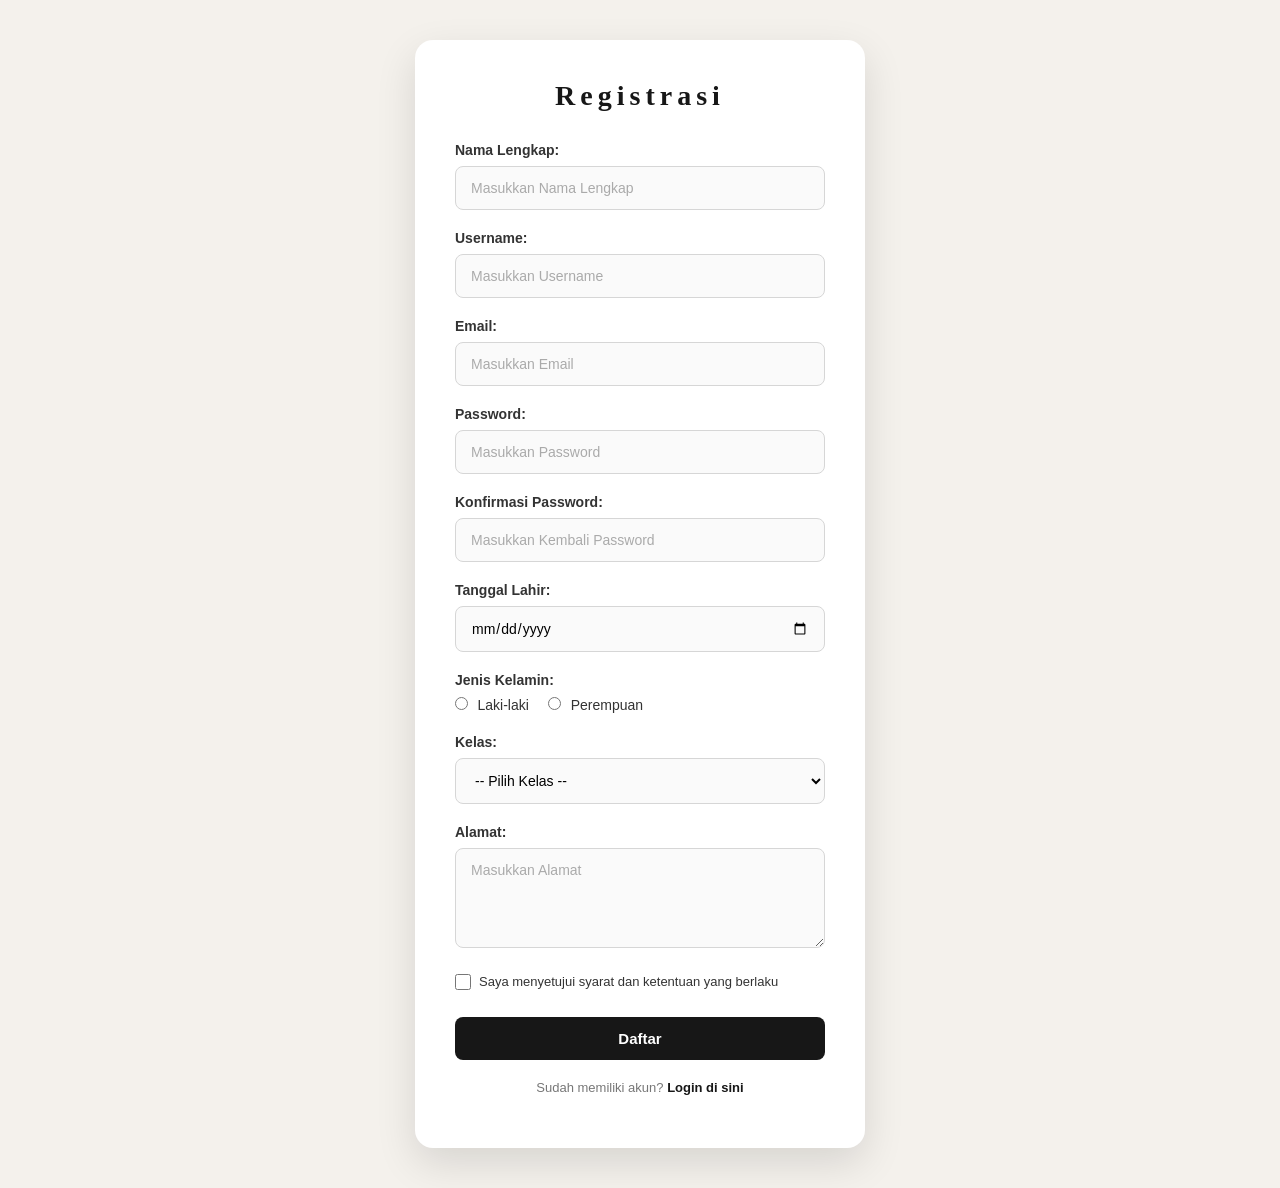
<file: register.html>
<!DOCTYPE html>
<html lang="en">

<head>
    <meta charset="UTF-8">
    <meta name="viewport" content="width=device-width, initial-scale=1.0">
    <title>Register</title>
    <link rel="stylesheet" href="style.css">
</head>

<body>

    <div class="register-container">

        <h1>Registrasi</h1>

        <form action="#">

            <label for="nama">Nama Lengkap:</label>
            <input type="text" name="nama" id="nama" placeholder="Masukkan Nama Lengkap" required>

            <label for="username">Username:</label>
            <input type="text" name="username" id="username" placeholder="Masukkan Username" required>

            <label for="email">Email:</label>
            <input type="email" id="email" name="email" placeholder="Masukkan Email" required>

            <label for="password">Password:</label>
            <input type="password" id="password" name="password" placeholder="Masukkan Password" required>

            <label for="konfirmasi-password">Konfirmasi Password:</label>
            <input type="password" id="konfirmasi-password" name="konfirmasi-password"
                placeholder="Masukkan Kembali Password">

            <label for="tanggal-lahir">Tanggal Lahir:</label>
            <input type="date" id="tanggal-lahir" name="tanggal-lahir">

            <label>Jenis Kelamin:</label>

            <div class="radio-group">
                <input type="radio" id="laki-laki" name="jenis-kelamin" value="Laki-laki">
                <label for="laki-laki">Laki-laki</label>

                <input type="radio" id="perempuan" name="jenis-kelamin" value="Perempuan">
                <label for="perempuan">Perempuan</label>
            </div>

            <label for="kelas">Kelas:</label>

            <select id="kelas" name="kelas">
                <option value="" disabled selected>
                    -- Pilih Kelas --
                </option>
                <option value="XI PPLG 1">XI PPLG 1</option>
                <option value="XI PPLG 2">XI PPLG 2</option>
                <option value="XI PPLG 3">XI PPLG 3</option>
            </select>

            <label for="alamat">Alamat:</label>

            <textarea id="alamat" name="alamat" placeholder="Masukkan Alamat"></textarea>

            <div class="persetujuan">
                <input type="checkbox" id="setuju" name="setuju">

                <label for="setuju">
                    Saya menyetujui syarat dan ketentuan yang berlaku
                </label>
            </div>

            <button type="button" onclick="cekRegister()">Daftar</button>

            <p class="register">
                Sudah memiliki akun?
                <a href="index.html">Login di sini</a>
            </p>

        </form>

    </div>
    <script src="script.js"></script>
</body>

</html>
</file>
<file: style.css>
/* Mengatur seluruh elemen */
* {
    box-sizing: border-box;
}

/* Tampilan halaman */
body {
    margin: 0;
    padding: 40px 20px;
    min-height: 100vh;

    display: flex;
    justify-content: center;
    align-items: center;

    font-family: Arial, sans-serif;

    background-color: #f4f1ec;
}

/* Kotak Login & Register */
.login-container,
.register-container {
    padding: 40px;

    background-color: #ffffff;

    border-radius: 18px;

    box-shadow: 0 15px 40px rgba(0, 0, 0, 0.12);

    text-align: left;
}

.login-container {
    width: 380px;
}

.register-container {
    width: 450px;
}

/* Judul */
h1 {
    margin: 0;

    text-align: center;

    font-family: "Times New Roman", serif;

    font-size: 28px;

    letter-spacing: 5px;

    color: #171717;
}

.register-container h1 {
    margin-bottom: 30px;
}

/* Logo */
.logo {
    display: block;

    width: 190px;

    margin: 15px auto 10px;

    object-fit: contain;
}

/* Tulisan Welcome */
.welcome {
    margin: 5px 0 30px;

    text-align: center;

    font-size: 14px;

    color: #777;
}

/* Label */
label {
    display: block;

    margin-bottom: 8px;

    font-size: 14px;

    font-weight: bold;

    color: #333;
}

/* Input */
input[type="text"],
input[type="email"],
input[type="password"],
input[type="date"],
select,
textarea {
    width: 100%;

    padding: 13px 15px;

    margin-bottom: 20px;

    border: 1px solid #d6d6d6;

    border-radius: 8px;

    background-color: #fafafa;

    font-size: 14px;

    font-family: Arial, sans-serif;

    outline: none;

    transition: 0.3s;
}

/* Efek ketika input dipilih */
input[type="text"]:focus,
input[type="email"]:focus,
input[type="password"]:focus,
input[type="date"]:focus,
select:focus,
textarea:focus {
    border-color: #222;

    background-color: #ffffff;

    box-shadow: 0 0 0 3px rgba(0, 0, 0, 0.06);
}

/* Placeholder */
input::placeholder,
textarea::placeholder {
    color: #aaa;
}

/* Textarea Alamat */
textarea {
    width: 100%;

    min-height: 100px;

    resize: vertical;
}

/* Radio Group */
.radio-group {
    margin-bottom: 20px;
}

/* Radio Button */
input[type="radio"] {
    width: auto;

    margin: 0 5px 0 0;

    cursor: pointer;
}

/* Label Radio */
.radio-group label {
    display: inline-block;

    margin-right: 15px;

    margin-bottom: 0;

    font-size: 14px;

    font-weight: normal;

    cursor: pointer;
}

/* Checkbox Persetujuan */
.persetujuan {
    display: flex;

    align-items: flex-start;

    gap: 8px;

    margin-bottom: 20px;
}

/* Checkbox */
input[type="checkbox"] {
    width: 16px;

    height: 16px;

    margin: 2px 0 0;

    flex-shrink: 0;

    cursor: pointer;
}

/* Label Checkbox */
.persetujuan label {
    display: inline;

    margin: 0;

    font-size: 13px;

    font-weight: normal;

    line-height: 1.5;

    cursor: pointer;
}

/* Tombol */
button {
    width: 100%;

    padding: 13px;

    margin-top: 5px;

    border: none;

    border-radius: 8px;

    background-color: #171717;

    color: white;

    font-size: 15px;

    font-weight: bold;

    cursor: pointer;

    transition: 0.3s;
}

/* Efek hover tombol */
button:hover {
    background-color: #333;

    transform: translateY(-1px);
}

/* Paragraf */
p {
    text-align: center;

    margin-top: 20px;
}

/* Link */
a {
    color: #171717;

    font-size: 13px;

    text-decoration: none;
}

/* Hover Link */
a:hover {
    text-decoration: underline;
}

/* Register */
.register {
    margin-top: 20px;

    font-size: 13px;

    color: #777;
}

.register a {
    font-weight: bold;
}

/* Responsive Design */
@media (max-width: 600px) {

    .login-container,
    .register-container {
        width: 90%;

        padding: 30px 25px;
    }

    h1 {
        font-size: 24px;
    }

    .logo {
        width: 160px;
    }

    input[type="text"],
    input[type="email"],
    input[type="password"],
    input[type="date"],
    select,
    textarea,
    button {
        font-size: 16px;
    }
}
</file>
